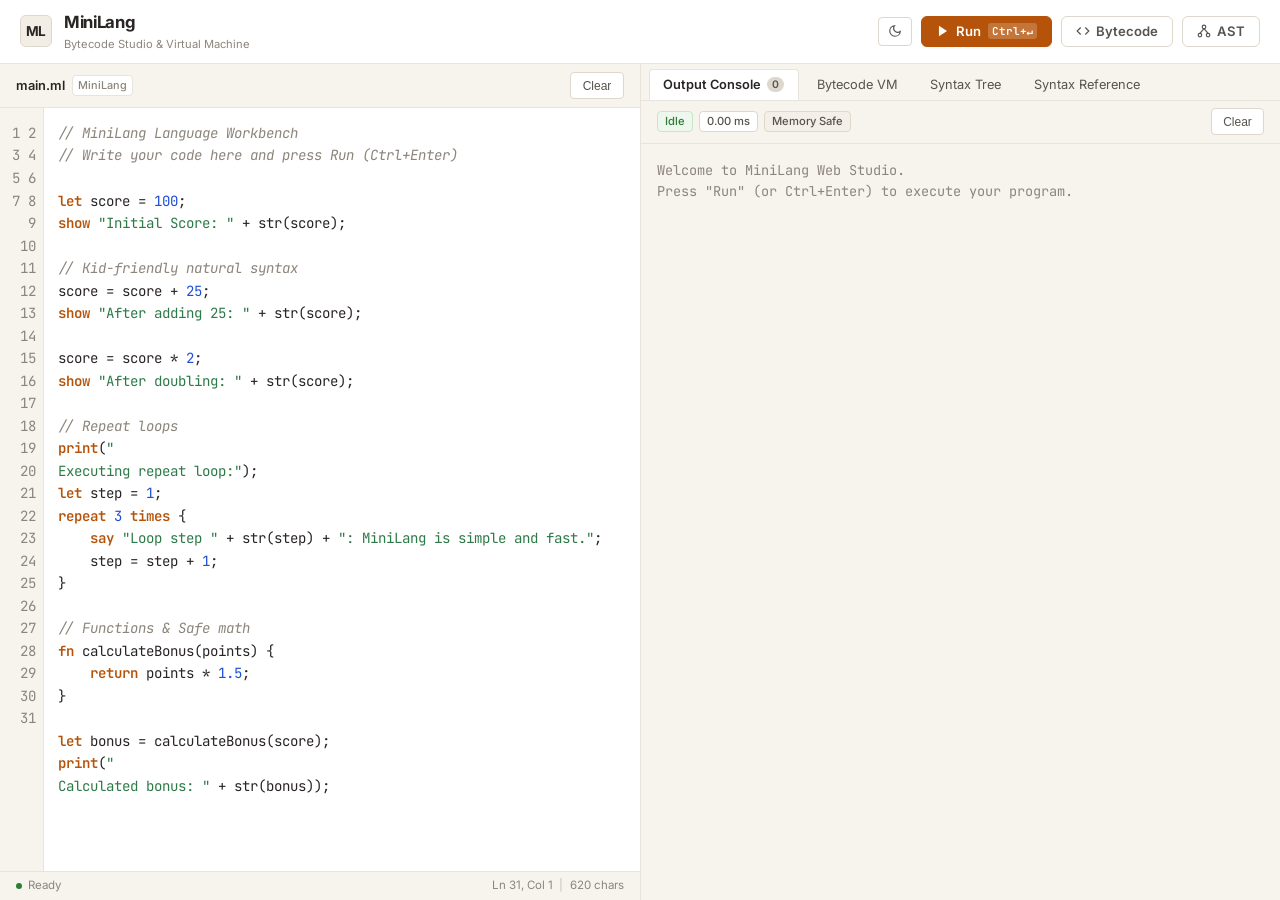
<file: web/index.html>
<!DOCTYPE html>
<html lang="en">
<head>
    <meta charset="UTF-8">
    <meta name="viewport" content="width=device-width, initial-scale=1.0">
    <title>MiniLang Studio | Language Workbench &amp; Virtual Machine</title>
    <meta name="description" content="Professional lightweight programming language workbench. Features bytecode compiler, stack virtual machine, object-oriented runtime, and interactive editor.">
    <!-- Google Fonts -->
    <link rel="preconnect" href="https://fonts.googleapis.com">
    <link rel="preconnect" href="https://fonts.gstatic.com" crossorigin>
    <link href="https://fonts.googleapis.com/css2?family=Inter:wght@400;500;600;700&family=JetBrains+Mono:wght@400;500;600&display=swap" rel="stylesheet">
    <link rel="stylesheet" href="style.css">
</head>
<body>
    <div class="app-container">
        <!-- Header -->
        <header class="navbar">
            <div class="nav-brand">
                <div class="brand-icon">
                    <span>ML</span>
                </div>
                <div class="brand-info">
                    <span class="brand-title">MiniLang</span>
                    <span class="brand-subtitle">Bytecode Studio &amp; Virtual Machine</span>
                </div>
            </div>

            <div class="nav-actions">
                <button id="theme-toggle-btn" class="icon-btn theme-toggle" title="Toggle theme" aria-label="Toggle theme">
                    <svg id="theme-icon-moon" class="btn-icon" viewBox="0 0 24 24" fill="none" stroke="currentColor" stroke-width="2">
                        <path d="M21 12.79A9 9 0 1 1 11.21 3 7 7 0 0 0 21 12.79z"></path>
                    </svg>
                    <svg id="theme-icon-sun" class="btn-icon" style="display:none;" viewBox="0 0 24 24" fill="none" stroke="currentColor" stroke-width="2">
                        <circle cx="12" cy="12" r="5"></circle>
                        <line x1="12" y1="1" x2="12" y2="3"></line>
                        <line x1="12" y1="21" x2="12" y2="23"></line>
                        <line x1="4.22" y1="4.22" x2="5.64" y2="5.64"></line>
                        <line x1="18.36" y1="18.36" x2="19.78" y2="19.78"></line>
                        <line x1="1" y1="12" x2="3" y2="12"></line>
                        <line x1="21" y1="12" x2="23" y2="12"></line>
                        <line x1="4.22" y1="19.78" x2="5.64" y2="18.36"></line>
                        <line x1="18.36" y1="5.64" x2="19.78" y2="4.22"></line>
                    </svg>
                </button>

                <button id="run-btn" class="btn btn-primary" title="Execute script (Ctrl+Enter)">
                    <svg class="btn-icon" viewBox="0 0 24 24" fill="currentColor">
                        <polygon points="5 3 19 12 5 21 5 3"></polygon>
                    </svg>
                    <span>Run</span>
                    <kbd class="shortcut-kbd">Ctrl+↵</kbd>
                </button>

                <button id="bytecode-btn" class="btn btn-secondary" title="Compile and view disassembled bytecode">
                    <svg class="btn-icon" viewBox="0 0 24 24" fill="none" stroke="currentColor" stroke-width="2">
                        <polyline points="16 18 22 12 16 6"></polyline>
                        <polyline points="8 6 2 12 8 18"></polyline>
                    </svg>
                    <span>Bytecode</span>
                </button>

                <button id="ast-btn" class="btn btn-secondary" title="View Abstract Syntax Tree">
                    <svg class="btn-icon" viewBox="0 0 24 24" fill="none" stroke="currentColor" stroke-width="2">
                        <circle cx="12" cy="5" r="3"></circle>
                        <circle cx="5" cy="19" r="3"></circle>
                        <circle cx="19" cy="19" r="3"></circle>
                        <line x1="12" y1="8" x2="5" y2="16"></line>
                        <line x1="12" y1="8" x2="19" y2="16"></line>
                    </svg>
                    <span>AST</span>
                </button>
            </div>
        </header>

        <!-- Main Workspace -->
        <main class="workspace">
            <!-- Left: Code Editor Pane with Syntax Highlighting Overlay -->
            <section class="editor-pane" aria-label="Code Editor">
                <div class="panel-header">
                    <div class="panel-title">
                        <span class="file-label">main.ml</span>
                        <span class="badge-lang">MiniLang</span>
                    </div>
                    <div class="panel-tools">
                        <button id="format-btn" class="icon-btn" title="Clear Code">
                            <span>Clear</span>
                        </button>
                    </div>
                </div>

                <div class="editor-wrapper">
                    <div class="line-numbers" id="line-numbers" aria-hidden="true">1</div>
                    <div class="code-container">
                        <pre id="highlight-layer" aria-hidden="true"><code id="highlight-code"></code></pre>
                        <textarea id="code-editor" spellcheck="false" autocomplete="off" autocapitalize="off" placeholder="Write MiniLang code here..."></textarea>
                    </div>
                </div>

                <div class="editor-footer">
                    <div class="status-indicator">
                        <span class="status-dot"></span>
                        <span id="editor-status">Ready</span>
                    </div>
                    <div class="cursor-info">
                        <span id="cursor-pos">Ln 1, Col 1</span>
                        <span class="separator">|</span>
                        <span id="char-count">0 chars</span>
                    </div>
                </div>
            </section>

            <!-- Right: Output & Inspection Pane -->
            <section class="output-pane" aria-label="Console and Inspection">
                <div class="tab-bar">
                    <button class="tab-btn active" data-tab="console-view">
                        <span>Output Console</span>
                        <span id="output-badge" class="tab-badge">0</span>
                    </button>
                    <button class="tab-btn" data-tab="bytecode-view">
                        <span>Bytecode VM</span>
                    </button>
                    <button class="tab-btn" data-tab="ast-view">
                        <span>Syntax Tree</span>
                    </button>
                    <button class="tab-btn" data-tab="cheat-view">
                        <span>Syntax Reference</span>
                    </button>
                </div>

                <div class="tab-content">
                    <!-- Tab 1: Console View -->
                    <div id="console-view" class="tab-panel active">
                        <div class="console-toolbar">
                            <div class="metrics">
                                <span id="metric-status" class="metric-pill success">Idle</span>
                                <span id="metric-time" class="metric-pill">0.00 ms</span>
                                <span class="metric-pill info">Memory Safe</span>
                            </div>
                            <button id="clear-console-btn" class="icon-btn" title="Clear Console">
                                <span>Clear</span>
                            </button>
                        </div>
                        <pre id="console-output" class="terminal-view"><span class="terminal-intro">Welcome to MiniLang Web Studio.
Press "Run" (or Ctrl+Enter) to execute your program.</span></pre>
                    </div>

                    <!-- Tab 2: Bytecode Disassembly -->
                    <div id="bytecode-view" class="tab-panel">
                        <div class="console-toolbar">
                            <span class="panel-subtitle">Virtual Machine Instruction Disassembly</span>
                            <button id="copy-bytecode-btn" class="icon-btn" title="Copy Bytecode">Copy</button>
                        </div>
                        <pre id="bytecode-output" class="terminal-view code-font">// Click "Bytecode" or "Run" to view VM instructions.</pre>
                    </div>

                    <!-- Tab 3: AST View -->
                    <div id="ast-view" class="tab-panel">
                        <div class="console-toolbar">
                            <span class="panel-subtitle">Hierarchical Abstract Syntax Tree</span>
                            <button id="copy-ast-btn" class="icon-btn" title="Copy AST">Copy</button>
                        </div>
                        <pre id="ast-output" class="terminal-view code-font">// Click "AST" to inspect parsed AST statements.</pre>
                    </div>

                    <!-- Tab 4: Searchable Syntax Documentation (Basics to Advanced) -->
                    <div id="cheat-view" class="tab-panel">
                        <div class="reference-content">
                            <div class="docs-header">
                                <div class="search-box">
                                    <svg class="search-icon" viewBox="0 0 24 24" fill="none" stroke="currentColor" stroke-width="2">
                                        <circle cx="11" cy="11" r="8"></circle>
                                        <line x1="21" y1="21" x2="16.65" y2="16.65"></line>
                                    </svg>
                                    <input type="text" id="syntax-search-input" placeholder="Search syntax (e.g. variable, loop, class, if, array, math, file, try)..." aria-label="Search syntax">
                                    <span id="search-count" class="search-count-badge">20 topics</span>
                                </div>
                            </div>

                            <div class="reference-grid" id="syntax-cards-container">
                                <!-- 1. Hello World & Console Output -->
                                <div class="ref-card" data-keywords="hello world print say show output console text basics">
                                    <div class="ref-card-header">
                                        <h4>Hello World &amp; Console Output</h4>
                                        <span class="topic-tag">Basics</span>
                                    </div>
                                    <p class="ref-desc">Print values to standard output. <code>say</code> and <code>show</code> are kid-friendly aliases for <code>print</code>.</p>
                                    <code>say &quot;Hello, World!&quot;;&#10;show 42;&#10;print(&quot;MiniLang is live!&quot;);</code>
                                    <button class="insert-snippet-btn" data-snippet="say &quot;Hello, World!&quot;;&#10;show 42;&#10;print(&quot;MiniLang is live!&quot;);">Insert into Compiler</button>
                                </div>

                                <!-- 2. Variables & Dynamic Assignment -->
                                <div class="ref-card" data-keywords="variable let assign define name value mutability basics">
                                    <div class="ref-card-header">
                                        <h4>Variables &amp; Assignment</h4>
                                        <span class="topic-tag">Basics</span>
                                    </div>
                                    <p class="ref-desc">Declare with <code>let</code> or assign dynamically without keywords. Variables support dynamic typing.</p>
                                    <code>let score = 100;&#10;score = score + 25;&#10;name = &quot;Alex&quot;;&#10;say name;&#10;show score;</code>
                                    <button class="insert-snippet-btn" data-snippet="let score = 100;&#10;score = score + 25;&#10;name = &quot;Alex&quot;;&#10;say name;&#10;show score;">Insert into Compiler</button>
                                </div>

                                <!-- 3. Data Types & Type Inspection -->
                                <div class="ref-card" data-keywords="type typeof integer float boolean string array dictionary null basics">
                                    <div class="ref-card-header">
                                        <h4>Data Types &amp; Type Inspection</h4>
                                        <span class="topic-tag">Basics</span>
                                    </div>
                                    <p class="ref-desc">Inspect runtime types using <code>type(val)</code>: integer, float, string, boolean, array, map, null.</p>
                                    <code>print(type(42));&#10;print(type(3.14));&#10;print(type(&quot;text&quot;));&#10;print(type([1, 2]));&#10;print(type({ &quot;a&quot;: 1 }));</code>
                                    <button class="insert-snippet-btn" data-snippet="print(type(42));&#10;print(type(3.14));&#10;print(type(&quot;text&quot;));&#10;print(type([1, 2]));&#10;print(type({ &quot;a&quot;: 1 }));">Insert into Compiler</button>
                                </div>

                                <!-- 4. Basic Arithmetic Operations -->
                                <div class="ref-card" data-keywords="arithmetic add subtract multiply divide modulo math operators basics">
                                    <div class="ref-card-header">
                                        <h4>Arithmetic Operators</h4>
                                        <span class="topic-tag">Basics</span>
                                    </div>
                                    <p class="ref-desc">Standard mathematical operations: <code>+</code>, <code>-</code>, <code>*</code>, <code>/</code>, <code>%</code> with standard precedence.</p>
                                    <code>let a = 20 + 5;&#10;let b = 100 / 4;&#10;let c = 17 % 5;&#10;print(&quot;20 + 5 = &quot; + str(a));&#10;print(&quot;17 % 5 = &quot; + str(c));</code>
                                    <button class="insert-snippet-btn" data-snippet="let a = 20 + 5;&#10;let b = 100 / 4;&#10;let c = 17 % 5;&#10;print(&quot;20 + 5 = &quot; + str(a));&#10;print(&quot;17 % 5 = &quot; + str(c));">Insert into Compiler</button>
                                </div>

                                <!-- 5. Strings & String Multiplication -->
                                <div class="ref-card" data-keywords="string text concatenation multiply repeat quotes str basics">
                                    <div class="ref-card-header">
                                        <h4>Strings &amp; String Multiplication</h4>
                                        <span class="topic-tag">Basics</span>
                                    </div>
                                    <p class="ref-desc">Concatenate strings with <code>+</code> and repeat strings with multiplication <code>*</code>.</p>
                                    <code>let greeting = &quot;Hello &quot; + &quot;World!&quot;;&#10;let cheer = (&quot;Hip &quot; * 2) + &quot;Hurray!&quot;;&#10;print(greeting);&#10;print(cheer);</code>
                                    <button class="insert-snippet-btn" data-snippet="let greeting = &quot;Hello &quot; + &quot;World!&quot;;&#10;let cheer = (&quot;Hip &quot; * 2) + &quot;Hurray!&quot;;&#10;print(greeting);&#10;print(cheer);">Insert into Compiler</button>
                                </div>

                                <!-- 6. Conditionals & English Logic -->
                                <div class="ref-card" data-keywords="if else condition logic and or not is boolean compare control">
                                    <div class="ref-card-header">
                                        <h4>Conditionals &amp; English Logic</h4>
                                        <span class="topic-tag">Control</span>
                                    </div>
                                    <p class="ref-desc">Branches with <code>if</code> and <code>else</code>. Parentheses optional. Uses <code>and</code>, <code>or</code>, <code>not</code>, <code>is</code>.</p>
                                    <code>let score = 85;&#10;if score &gt;= 80 and not (score is 100) {&#10;    say &quot;Great score!&quot;;&#10;} else {&#10;    say &quot;Keep going!&quot;;&#10;}</code>
                                    <button class="insert-snippet-btn" data-snippet="let score = 85;&#10;if score &gt;= 80 and not (score is 100) {&#10;    say &quot;Great score!&quot;;&#10;} else {&#10;    say &quot;Keep going!&quot;;&#10;}">Insert into Compiler</button>
                                </div>

                                <!-- 7. Kid-Friendly Repeat Loops -->
                                <div class="ref-card" data-keywords="repeat times loop kid friendly simple iteration say show control">
                                    <div class="ref-card-header">
                                        <h4>Kid-Friendly Repeat Loops</h4>
                                        <span class="topic-tag">Control</span>
                                    </div>
                                    <p class="ref-desc">Execute code blocks $N$ times directly without complex counter variables or loop boilerplate.</p>
                                    <code>let step = 1;&#10;repeat 3 times {&#10;    say &quot;Loop iteration #&quot; + str(step);&#10;    step = step + 1;&#10;}</code>
                                    <button class="insert-snippet-btn" data-snippet="let step = 1;&#10;repeat 3 times {&#10;    say &quot;Loop iteration #&quot; + str(step);&#10;    step = step + 1;&#10;}">Insert into Compiler</button>
                                </div>

                                <!-- 8. While Loops & Break / Continue -->
                                <div class="ref-card" data-keywords="while loop break continue iteration control">
                                    <div class="ref-card-header">
                                        <h4>While Loops (Break &amp; Continue)</h4>
                                        <span class="topic-tag">Control</span>
                                    </div>
                                    <p class="ref-desc">Loops while condition holds true. Supports <code>break</code> to exit early and <code>continue</code> to jump.</p>
                                    <code>let i = 0;&#10;while i &lt; 8 {&#10;    i = i + 1;&#10;    if i == 3 continue;&#10;    if i == 6 break;&#10;    print(&quot;i = &quot; + str(i));&#10;}</code>
                                    <button class="insert-snippet-btn" data-snippet="let i = 0;&#10;while i &lt; 8 {&#10;    i = i + 1;&#10;    if i == 3 continue;&#10;    if i == 6 break;&#10;    print(&quot;i = &quot; + str(i));&#10;}">Insert into Compiler</button>
                                </div>

                                <!-- 9. For-In Loops -->
                                <div class="ref-card" data-keywords="for in loop iterate array range collection foreach control">
                                    <div class="ref-card-header">
                                        <h4>For-In Loops</h4>
                                        <span class="topic-tag">Control</span>
                                    </div>
                                    <p class="ref-desc">Iterate sequentially over array items, range sequences, or characters in a string.</p>
                                    <code>for fruit in [&quot;Apple&quot;, &quot;Berry&quot;, &quot;Cherry&quot;] {&#10;    say fruit;&#10;}&#10;for x in range(3) {&#10;    print(&quot;Range step: &quot; + str(x));&#10;}</code>
                                    <button class="insert-snippet-btn" data-snippet="for fruit in [&quot;Apple&quot;, &quot;Berry&quot;, &quot;Cherry&quot;] {&#10;    say fruit;&#10;}&#10;for x in range(3) {&#10;    print(&quot;Range step: &quot; + str(x));&#10;}">Insert into Compiler</button>
                                </div>

                                <!-- 10. Functions & Return Values -->
                                <div class="ref-card" data-keywords="function fn def return call parameter argument subroutine functions">
                                    <div class="ref-card-header">
                                        <h4>Functions &amp; Parameters</h4>
                                        <span class="topic-tag">Functions</span>
                                    </div>
                                    <p class="ref-desc">Define reusable subroutines using <code>fn</code> or <code>def</code> with parameters and <code>return</code> values.</p>
                                    <code>fn addNumbers(a, b) {&#10;    return a + b;&#10;}&#10;let total = addNumbers(15, 25);&#10;print(&quot;Total: &quot; + str(total));</code>
                                    <button class="insert-snippet-btn" data-snippet="fn addNumbers(a, b) {&#10;    return a + b;&#10;}&#10;let total = addNumbers(15, 25);&#10;print(&quot;Total: &quot; + str(total));">Insert into Compiler</button>
                                </div>

                                <!-- 11. Recursion -->
                                <div class="ref-card" data-keywords="recursion recursive factorial stack overflow safety functions">
                                    <div class="ref-card-header">
                                        <h4>Recursive Functions</h4>
                                        <span class="topic-tag">Functions</span>
                                    </div>
                                    <p class="ref-desc">Functions calling themselves, protected by a VM recursion call-stack limit (1000 frames).</p>
                                    <code>fn factorial(n) {&#10;    if n &lt;= 1 return 1;&#10;    return n * factorial(n - 1);&#10;}&#10;print(&quot;factorial(5) = &quot; + str(factorial(5)));</code>
                                    <button class="insert-snippet-btn" data-snippet="fn factorial(n) {&#10;    if n &lt;= 1 return 1;&#10;    return n * factorial(n - 1);&#10;}&#10;print(&quot;factorial(5) = &quot; + str(factorial(5)));">Insert into Compiler</button>
                                </div>

                                <!-- 12. Dynamic Arrays -->
                                <div class="ref-card" data-keywords="array list element index push pop len collection data">
                                    <div class="ref-card-header">
                                        <h4>Arrays &amp; Lists</h4>
                                        <span class="topic-tag">Data</span>
                                    </div>
                                    <p class="ref-desc">Dynamic collections indexed with <code>arr[i]</code>. Built-ins include <code>push</code>, <code>pop</code>, and <code>len</code>.</p>
                                    <code>let items = [10, 20, 30];&#10;push(items, 40);&#10;let last = pop(items);&#10;print(&quot;Length: &quot; + str(len(items)));&#10;print(&quot;First:  &quot; + str(items[0]));&#10;print(&quot;All:    &quot; + str(items));</code>
                                    <button class="insert-snippet-btn" data-snippet="let items = [10, 20, 30];&#10;push(items, 40);&#10;let last = pop(items);&#10;print(&quot;Length: &quot; + str(len(items)));&#10;print(&quot;First:  &quot; + str(items[0]));&#10;print(&quot;All:    &quot; + str(items));">Insert into Compiler</button>
                                </div>

                                <!-- 13. Dictionaries / HashMaps -->
                                <div class="ref-card" data-keywords="dictionary map hashmap key value object has keys values data">
                                    <div class="ref-card-header">
                                        <h4>Dictionaries (HashMaps)</h4>
                                        <span class="topic-tag">Data</span>
                                    </div>
                                    <p class="ref-desc">Key-value mappings with <code>{ "key": val }</code>. Inspect with <code>has</code>, <code>keys</code>, <code>values</code>, and <code>len</code>.</p>
                                    <code>let user = { &quot;name&quot;: &quot;Ada&quot;, &quot;score&quot;: 95 };&#10;user[&quot;role&quot;] = &quot;Engineer&quot;;&#10;print(&quot;Name: &quot; + user[&quot;name&quot;]);&#10;print(&quot;Keys: &quot; + str(keys(user)));&#10;print(&quot;Has role? &quot; + str(has(user, &quot;role&quot;)));</code>
                                    <button class="insert-snippet-btn" data-snippet="let user = { &quot;name&quot;: &quot;Ada&quot;, &quot;score&quot;: 95 };&#10;user[&quot;role&quot;] = &quot;Engineer&quot;;&#10;print(&quot;Name: &quot; + user[&quot;name&quot;]);&#10;print(&quot;Keys: &quot; + str(keys(user)));&#10;print(&quot;Has role? &quot; + str(has(user, &quot;role&quot;)));">Insert into Compiler</button>
                                </div>

                                <!-- 14. Classes & Constructors -->
                                <div class="ref-card" data-keywords="class oop object constructor init instance property field oop">
                                    <div class="ref-card-header">
                                        <h4>Classes &amp; Constructors</h4>
                                        <span class="topic-tag">OOP</span>
                                    </div>
                                    <p class="ref-desc">Define custom object types with <code>class</code> and the <code>init(...)</code> constructor method.</p>
                                    <code>class Player {&#10;    init(name, level) {&#10;        this.name = name;&#10;        this.level = level;&#10;    }&#10;}&#10;let p = Player(&quot;Nova&quot;, 10);&#10;print(p.name + &quot; level: &quot; + str(p.level));</code>
                                    <button class="insert-snippet-btn" data-snippet="class Player {&#10;    init(name, level) {&#10;        this.name = name;&#10;        this.level = level;&#10;    }&#10;}&#10;let p = Player(&quot;Nova&quot;, 10);&#10;print(p.name + &quot; level: &quot; + str(p.level));">Insert into Compiler</button>
                                </div>

                                <!-- 15. Class Methods & this / self -->
                                <div class="ref-card" data-keywords="method member function this self oop class bind receiver oop">
                                    <div class="ref-card-header">
                                        <h4>Class Methods (this / self)</h4>
                                        <span class="topic-tag">OOP</span>
                                    </div>
                                    <p class="ref-desc">Methods bound to instances. Both <code>this</code> and <code>self</code> work seamlessly as receiver references.</p>
                                    <code>class Vector2D {&#10;    init(x, y) {&#10;        this.x = x;&#10;        this.y = y;&#10;    }&#10;    magnitude() {&#10;        return sqrt(this.x * this.x + this.y * this.y);&#10;    }&#10;}&#10;let v = Vector2D(3.0, 4.0);&#10;print(&quot;Magnitude: &quot; + str(v.magnitude()));</code>
                                    <button class="insert-snippet-btn" data-snippet="class Vector2D {&#10;    init(x, y) {&#10;        this.x = x;&#10;        this.y = y;&#10;    }&#10;    magnitude() {&#10;        return sqrt(this.x * this.x + this.y * this.y);&#10;    }&#10;}&#10;let v = Vector2D(3.0, 4.0);&#10;print(&quot;Magnitude: &quot; + str(v.magnitude()));">Insert into Compiler</button>
                                </div>

                                <!-- 16. Try / Catch Exception Handling -->
                                <div class="ref-card" data-keywords="try catch exception error handle safe panic recover safety">
                                    <div class="ref-card-header">
                                        <h4>Exception Handling (Try / Catch)</h4>
                                        <span class="topic-tag">Safety</span>
                                    </div>
                                    <p class="ref-desc">Catch runtime errors (divide by zero, bad indices, missing files) and recover without crashing.</p>
                                    <code>try {&#10;    let res = 100 / 0;&#10;} catch (err) {&#10;    print(&quot;Caught error: &quot; + err);&#10;}&#10;print(&quot;System remains stable.&quot;);</code>
                                    <button class="insert-snippet-btn" data-snippet="try {&#10;    let res = 100 / 0;&#10;} catch (err) {&#10;    print(&quot;Caught error: &quot; + err);&#10;}&#10;print(&quot;System remains stable.&quot;);">Insert into Compiler</button>
                                </div>

                                <!-- 17. Multi-line Raw Strings -->
                                <div class="ref-card" data-keywords="string text multiline quotes raw str banner template strings">
                                    <div class="ref-card-header">
                                        <h4>Multi-line Raw Strings</h4>
                                        <span class="topic-tag">Strings</span>
                                    </div>
                                    <p class="ref-desc">Triple-quoted strings <code>&quot;&quot;&quot; ... &quot;&quot;&quot;</code> preserve line breaks, indentation, and quotes verbatim.</p>
                                    <code>let banner = &quot;&quot;&quot;&#10;+-----------------------------+&#10;| MiniLang Language Workbench |&#10;+-----------------------------+&#10;&quot;&quot;&quot;;&#10;print(banner);</code>
                                    <button class="insert-snippet-btn" data-snippet="let banner = &quot;&quot;&quot;&#10;+-----------------------------+&#10;| MiniLang Language Workbench |&#10;+-----------------------------+&#10;&quot;&quot;&quot;;&#10;print(banner);">Insert into Compiler</button>
                                </div>

                                <!-- 18. File I/O Built-ins -->
                                <div class="ref-card" data-keywords="file io read write append exists delete disk filesystem storage system">
                                    <div class="ref-card-header">
                                        <h4>File I/O Built-ins</h4>
                                        <span class="topic-tag">System</span>
                                    </div>
                                    <p class="ref-desc">Disk file management: <code>writeFile</code>, <code>readFile</code>, <code>appendFile</code>, <code>fileExists</code>, <code>deleteFile</code>.</p>
                                    <code>writeFile(&quot;demo.txt&quot;, &quot;Hello from MiniLang!\n&quot;);&#10;appendFile(&quot;demo.txt&quot;, &quot;Appended log line.\n&quot;);&#10;print(readFile(&quot;demo.txt&quot;));&#10;deleteFile(&quot;demo.txt&quot;);</code>
                                    <button class="insert-snippet-btn" data-snippet="writeFile(&quot;demo.txt&quot;, &quot;Hello from MiniLang!\n&quot;);&#10;appendFile(&quot;demo.txt&quot;, &quot;Appended log line.\n&quot;);&#10;print(readFile(&quot;demo.txt&quot;));&#10;deleteFile(&quot;demo.txt&quot;);">Insert into Compiler</button>
                                </div>

                                <!-- 19. Fast Algorithms & Statistics -->
                                <div class="ref-card" data-keywords="algo sort binarysearch mean median sum reverse range statistics algorithms">
                                    <div class="ref-card-header">
                                        <h4>Algorithms &amp; Statistics</h4>
                                        <span class="topic-tag">Algorithms</span>
                                    </div>
                                    <p class="ref-desc">Fast standard routines: <code>sort</code>, <code>mean</code>, <code>median</code>, <code>sum</code>, <code>reverse</code>, <code>range</code>, <code>binarySearch</code>.</p>
                                    <code>let nums = [42, 17, 88, 3, 99, 12];&#10;print(&quot;Original: &quot; + str(nums));&#10;print(&quot;Sorted:   &quot; + str(sort(nums)));&#10;print(&quot;Mean:     &quot; + str(mean(nums)));&#10;print(&quot;Median:   &quot; + str(median(nums)));</code>
                                    <button class="insert-snippet-btn" data-snippet="let nums = [42, 17, 88, 3, 99, 12];&#10;print(&quot;Original: &quot; + str(nums));&#10;print(&quot;Sorted:   &quot; + str(sort(nums)));&#10;print(&quot;Mean:     &quot; + str(mean(nums)));&#10;print(&quot;Median:   &quot; + str(median(nums)));">Insert into Compiler</button>
                                </div>

                                <!-- 20. Mathematical Built-ins -->
                                <div class="ref-card" data-keywords="math number float integer sqrt pow abs round floor ceil sin cos random math">
                                    <div class="ref-card-header">
                                        <h4>Mathematical Built-ins</h4>
                                        <span class="topic-tag">Math</span>
                                    </div>
                                    <p class="ref-desc">Built-in numeric functions: <code>sqrt</code>, <code>pow</code>, <code>abs</code>, <code>round</code>, <code>floor</code>, <code>ceil</code>, <code>sin</code>, <code>cos</code>, <code>random</code>.</p>
                                    <code>print(&quot;Square root 256: &quot; + str(sqrt(256)));&#10;print(&quot;2 to power 10:   &quot; + str(pow(2, 10)));&#10;print(&quot;Round 4.75:      &quot; + str(round(4.75)));&#10;print(&quot;Random in [0,1): &quot; + str(random()));</code>
                                    <button class="insert-snippet-btn" data-snippet="print(&quot;Square root 256: &quot; + str(sqrt(256)));&#10;print(&quot;2 to power 10:   &quot; + str(pow(2, 10)));&#10;print(&quot;Round 4.75:      &quot; + str(round(4.75)));&#10;print(&quot;Random in [0,1): &quot; + str(random()));">Insert into Compiler</button>
                                </div>
                            </div>
                        </div>
                    </div>
                </div>
            </section>
        </main>
    </div>

    <script src="app.js"></script>
</body>
</html>
</file>
<file: web/style.css>
/* ==========================================================================
   MiniLang Web Studio - Professional Light Warm & Calming Dark Themes
   Solid flat colors, clean typography, zero gradients, zero distracting glows
   ========================================================================== */

:root {
    /* Soft Tone Light Warm Palette (Default) */
    --bg-base: #fbf9f6;
    --bg-surface: #ffffff;
    --bg-subtle: #f7f4ee;
    --bg-elevated: #f2eee6;
    --bg-card: #ffffff;

    --border-subtle: #e8e4dc;
    --border-medium: #ddd7cd;
    --border-strong: #c8c0b2;

    --text-primary: #292524;
    --text-secondary: #57534e;
    --text-muted: #8c857b;

    /* Solid Warm Terracotta / Bronze Accent */
    --accent-primary: #b45309;
    --accent-hover: #92400e;
    --accent-subtle: #fef3c7;
    --accent-text: #78350f;

    /* Clean Status Colors */
    --color-success-bg: #edf7ed;
    --color-success-text: #2e7d32;
    --color-success-border: #c8e6c9;

    --color-error-bg: #fef2f2;
    --color-error-text: #b91c1c;
    --color-error-border: #fecaca;

    --color-info-bg: #f4f0e8;
    --color-info-text: #57534e;
    --color-info-border: #e0d8cb;

    /* Syntax Highlighting Tokens (Light) */
    --syn-keyword: #b45309;     /* Warm amber/sienna */
    --syn-operator: #4338ca;    /* Refined indigo */
    --syn-string: #2d7a48;      /* Warm forest green */
    --syn-number: #1d4ed8;      /* Clear cobalt blue */
    --syn-comment: #8c857b;     /* Muted slate */
    --syn-builtin: #475569;     /* Slate */

    /* Typography */
    --font-ui: 'Inter', -apple-system, BlinkMacSystemFont, 'Segoe UI', Roboto, sans-serif;
    --font-code: 'JetBrains Mono', 'Fira Code', Menlo, Consolas, monospace;

    --radius-sm: 4px;
    --radius-md: 6px;
    --radius-lg: 8px;

    --shadow-subtle: 0 1px 2px rgba(0, 0, 0, 0.04);
    --shadow-card: 0 1px 3px rgba(0, 0, 0, 0.05);

    --transition-fast: 0.15s ease;
}

/* Calming Dark Theme (No Noise, No Gradients, No Distractions) */
body.dark-theme {
    --bg-base: #141416;
    --bg-surface: #1c1c20;
    --bg-subtle: #232328;
    --bg-elevated: #2a2a30;
    --bg-card: #1c1c20;

    --border-subtle: #2d2d34;
    --border-medium: #383842;
    --border-strong: #4a4a56;

    --text-primary: #ececee;
    --text-secondary: #a3a3ad;
    --text-muted: #6e6e76;

    --accent-primary: #d97706;
    --accent-hover: #b45309;
    --accent-subtle: #2e2112;
    --accent-text: #fef3c7;

    --color-success-bg: #14281a;
    --color-success-text: #4ade80;
    --color-success-border: #1d4328;

    --color-error-bg: #2d1618;
    --color-error-text: #f87171;
    --color-error-border: #4a2024;

    --color-info-bg: #202026;
    --color-info-text: #a1a1aa;
    --color-info-border: #35353e;

    /* Syntax Highlighting Tokens (Calming Dark) */
    --syn-keyword: #e28743;     /* Soft warm amber */
    --syn-operator: #93c5fd;    /* Soft sky blue */
    --syn-string: #86efac;      /* Soft sage green */
    --syn-number: #67e8f9;      /* Soft cyan */
    --syn-comment: #71717a;     /* Muted zinc grey */
    --syn-builtin: #cbd5e1;     /* Soft cool silver */

    --shadow-subtle: 0 1px 2px rgba(0, 0, 0, 0.2);
    --shadow-card: 0 1px 3px rgba(0, 0, 0, 0.25);
}

* {
    box-sizing: border-box;
    margin: 0;
    padding: 0;
}

body {
    background-color: var(--bg-base);
    color: var(--text-primary);
    font-family: var(--font-ui);
    min-height: 100vh;
    display: flex;
    flex-direction: column;
    overflow-x: hidden;
    line-height: 1.5;
    -webkit-font-smoothing: antialiased;
    transition: background-color var(--transition-fast), color var(--transition-fast);
}

.visually-hidden {
    position: absolute;
    width: 1px;
    height: 1px;
    padding: 0;
    margin: -1px;
    overflow: hidden;
    clip: rect(0, 0, 0, 0);
    border: 0;
}

/* App Container */
.app-container {
    display: flex;
    flex-direction: column;
    height: 100vh;
    background-color: var(--bg-base);
}

/* Navbar */
.navbar {
    display: flex;
    justify-content: space-between;
    align-items: center;
    padding: 0.65rem 1.25rem;
    background-color: var(--bg-surface);
    border-bottom: 1px solid var(--border-subtle);
    z-index: 100;
}

.nav-brand {
    display: flex;
    align-items: center;
    gap: 0.75rem;
}

.brand-icon {
    width: 32px;
    height: 32px;
    background-color: var(--bg-elevated);
    border: 1px solid var(--border-medium);
    border-radius: var(--radius-md);
    display: flex;
    align-items: center;
    justify-content: center;
}

.brand-icon span {
    font-size: 0.85rem;
    font-weight: 700;
    color: var(--text-primary);
    letter-spacing: -0.03em;
}

.brand-info {
    display: flex;
    flex-direction: column;
}

.brand-title {
    font-weight: 700;
    font-size: 1.05rem;
    letter-spacing: -0.02em;
    color: var(--text-primary);
}

.brand-subtitle {
    font-size: 0.7rem;
    color: var(--text-muted);
}

.nav-actions {
    display: flex;
    align-items: center;
    gap: 0.6rem;
}

/* Buttons */
.btn {
    display: inline-flex;
    align-items: center;
    gap: 0.4rem;
    padding: 0.42rem 0.85rem;
    border-radius: var(--radius-md);
    font-size: 0.82rem;
    font-weight: 600;
    font-family: var(--font-ui);
    cursor: pointer;
    border: 1px solid transparent;
    transition: var(--transition-fast);
    outline: none;
}

.btn-icon {
    width: 14px;
    height: 14px;
}

.btn-primary {
    background-color: var(--accent-primary);
    color: #ffffff;
    border-color: var(--accent-primary);
    box-shadow: var(--shadow-subtle);
}

.btn-primary:hover {
    background-color: var(--accent-hover);
    border-color: var(--accent-hover);
}

.btn-primary:active {
    transform: translateY(1px);
}

.shortcut-kbd {
    background: rgba(255, 255, 255, 0.2);
    border-radius: 3px;
    padding: 1px 4px;
    font-size: 0.68rem;
    font-family: var(--font-code);
    color: #ffffff;
}

.btn-secondary {
    background-color: var(--bg-surface);
    color: var(--text-secondary);
    border-color: var(--border-medium);
}

.btn-secondary:hover {
    background-color: var(--bg-subtle);
    color: var(--text-primary);
    border-color: var(--border-strong);
}

.icon-btn {
    display: inline-flex;
    align-items: center;
    gap: 0.4rem;
    background-color: var(--bg-surface);
    border: 1px solid var(--border-medium);
    color: var(--text-secondary);
    padding: 0.35rem 0.7rem;
    border-radius: var(--radius-sm);
    font-size: 0.75rem;
    cursor: pointer;
    transition: var(--transition-fast);
}

.icon-btn:hover {
    background-color: var(--bg-subtle);
    color: var(--text-primary);
    border-color: var(--border-strong);
}

.theme-toggle {
    padding: 0.42rem 0.55rem;
    display: inline-flex;
    align-items: center;
    justify-content: center;
}

/* Workspace Layout */
.workspace {
    display: grid;
    grid-template-columns: 1fr 1fr;
    flex: 1;
    overflow: hidden;
    gap: 1px;
    background-color: var(--border-subtle);
}

/* Panels */
.editor-pane, .output-pane {
    display: flex;
    flex-direction: column;
    background-color: var(--bg-surface);
    overflow: hidden;
}

.panel-header {
    display: flex;
    justify-content: space-between;
    align-items: center;
    padding: 0.5rem 1rem;
    background-color: var(--bg-subtle);
    border-bottom: 1px solid var(--border-subtle);
}

.panel-title {
    display: flex;
    align-items: center;
    gap: 0.45rem;
    font-size: 0.8rem;
    font-weight: 500;
}

.file-label {
    font-weight: 600;
    color: var(--text-primary);
}

.badge-lang {
    background-color: var(--bg-surface);
    border: 1px solid var(--border-subtle);
    color: var(--text-muted);
    font-size: 0.68rem;
    padding: 1px 5px;
    border-radius: var(--radius-sm);
}

/* Code Editor Wrapper with Highlighting Layer */
.editor-wrapper {
    display: flex;
    flex: 1;
    overflow: hidden;
    position: relative;
    background-color: var(--bg-surface);
}

.line-numbers {
    width: 44px;
    padding: 0.85rem 0.45rem;
    text-align: right;
    font-family: var(--font-code);
    font-size: 0.88rem;
    line-height: 1.6;
    color: var(--text-muted);
    background-color: var(--bg-subtle);
    border-right: 1px solid var(--border-subtle);
    user-select: none;
    overflow: hidden;
}

.code-container {
    position: relative;
    flex: 1;
    overflow: hidden;
    background-color: var(--bg-surface);
}

#highlight-layer {
    position: absolute;
    top: 0;
    left: 0;
    width: 100%;
    height: 100%;
    margin: 0;
    padding: 0.85rem;
    border: none;
    box-sizing: border-box;
    font-family: var(--font-code);
    font-size: 0.88rem;
    line-height: 1.6;
    white-space: pre;
    tab-size: 4;
    overflow: hidden;
    pointer-events: none;
    color: var(--text-primary);
    background-color: transparent;
}

#highlight-code {
    font-family: inherit;
    font-size: inherit;
    line-height: inherit;
}

#code-editor {
    position: absolute;
    top: 0;
    left: 0;
    width: 100%;
    height: 100%;
    margin: 0;
    padding: 0.85rem;
    border: none;
    outline: none;
    resize: none;
    box-sizing: border-box;
    font-family: var(--font-code);
    font-size: 0.88rem;
    line-height: 1.6;
    white-space: pre;
    tab-size: 4;
    overflow: auto;
    color: transparent; /* Transparent so highlight layer underneath displays colors */
    caret-color: var(--text-primary);
    background-color: transparent;
    z-index: 2;
}

#code-editor::selection {
    background-color: rgba(180, 83, 9, 0.2);
}

body.dark-theme #code-editor::selection {
    background-color: rgba(217, 119, 6, 0.3);
}

/* Syntax Highlighting Tokens */
.token-keyword {
    color: var(--syn-keyword);
    font-weight: 600;
}

.token-operator {
    color: var(--syn-operator);
    font-weight: 500;
}

.token-string {
    color: var(--syn-string);
}

.token-number {
    color: var(--syn-number);
}

.token-comment {
    color: var(--syn-comment);
    font-style: italic;
}

.token-builtin {
    color: var(--syn-builtin);
    font-weight: 500;
}

.editor-footer {
    display: flex;
    justify-content: space-between;
    align-items: center;
    padding: 0.35rem 1rem;
    background-color: var(--bg-subtle);
    border-top: 1px solid var(--border-subtle);
    font-size: 0.72rem;
    color: var(--text-muted);
}

.status-indicator {
    display: flex;
    align-items: center;
    gap: 0.35rem;
}

.status-dot {
    width: 6px;
    height: 6px;
    border-radius: 50%;
    background-color: var(--color-success-text);
}

.cursor-info {
    display: flex;
    align-items: center;
    gap: 0.4rem;
}

.separator {
    color: var(--border-strong);
}

/* Tab Bar */
.tab-bar {
    display: flex;
    background-color: var(--bg-subtle);
    border-bottom: 1px solid var(--border-subtle);
    padding: 0.3rem 0.5rem 0 0.5rem;
    gap: 0.2rem;
}

.tab-btn {
    display: flex;
    align-items: center;
    gap: 0.4rem;
    padding: 0.45rem 0.85rem;
    background: transparent;
    border: 1px solid transparent;
    border-bottom: none;
    border-radius: var(--radius-sm) var(--radius-sm) 0 0;
    color: var(--text-secondary);
    font-size: 0.8rem;
    font-family: var(--font-ui);
    cursor: pointer;
    transition: var(--transition-fast);
}

.tab-btn:hover {
    color: var(--text-primary);
    background-color: rgba(0, 0, 0, 0.02);
}

body.dark-theme .tab-btn:hover {
    background-color: rgba(255, 255, 255, 0.03);
}

.tab-btn.active {
    color: var(--text-primary);
    background-color: var(--bg-surface);
    border-color: var(--border-subtle);
    border-bottom: 1px solid var(--bg-surface);
    font-weight: 600;
}

.tab-badge {
    background-color: var(--border-medium);
    color: var(--text-secondary);
    font-size: 0.65rem;
    padding: 1px 5px;
    border-radius: 8px;
}

/* Tab Content Panels */
.tab-content {
    flex: 1;
    overflow: hidden;
    position: relative;
    background-color: var(--bg-surface);
}

.tab-panel {
    display: none;
    flex-direction: column;
    height: 100%;
    overflow: hidden;
}

.tab-panel.active {
    display: flex;
}

.console-toolbar {
    display: flex;
    justify-content: space-between;
    align-items: center;
    padding: 0.45rem 1rem;
    background-color: var(--bg-subtle);
    border-bottom: 1px solid var(--border-subtle);
}

.panel-subtitle {
    font-size: 0.78rem;
    color: var(--text-muted);
}

.metrics {
    display: flex;
    gap: 0.4rem;
}

.metric-pill {
    font-size: 0.7rem;
    font-weight: 500;
    padding: 1px 7px;
    border-radius: var(--radius-sm);
    background-color: var(--bg-surface);
    color: var(--text-secondary);
    border: 1px solid var(--border-medium);
}

.metric-pill.success {
    background-color: var(--color-success-bg);
    color: var(--color-success-text);
    border-color: var(--color-success-border);
}

.metric-pill.error {
    background-color: var(--color-error-bg);
    color: var(--color-error-text);
    border-color: var(--color-error-border);
}

.metric-pill.info {
    background-color: var(--color-info-bg);
    color: var(--color-info-text);
    border-color: var(--color-info-border);
}

/* Terminal & Code Views */
.terminal-view {
    flex: 1;
    padding: 1rem;
    margin: 0;
    font-family: var(--font-code);
    font-size: 0.85rem;
    line-height: 1.6;
    overflow-y: auto;
    color: var(--text-primary);
    background-color: var(--bg-subtle);
    white-space: pre-wrap;
    word-break: break-word;
}

.terminal-intro {
    color: var(--text-muted);
}

.terminal-success {
    color: var(--text-primary);
}

.terminal-error {
    color: var(--color-error-text);
    background-color: var(--color-error-bg);
    padding: 0.65rem;
    border-radius: var(--radius-sm);
    border-left: 3px solid var(--color-error-text);
}

/* Searchable Documentation Content */
.reference-content {
    flex: 1;
    padding: 1rem;
    overflow-y: auto;
    background-color: var(--bg-base);
}

.docs-header {
    margin-bottom: 0.85rem;
}

.search-box {
    display: flex;
    align-items: center;
    position: relative;
    background-color: var(--bg-surface);
    border: 1px solid var(--border-medium);
    border-radius: var(--radius-md);
    padding: 0.35rem 0.75rem;
    box-shadow: var(--shadow-subtle);
    transition: var(--transition-fast);
}

.search-box:focus-within {
    border-color: var(--accent-primary);
}

.search-icon {
    width: 15px;
    height: 15px;
    color: var(--text-muted);
    margin-right: 0.5rem;
    flex-shrink: 0;
}

#syntax-search-input {
    flex: 1;
    border: none;
    outline: none;
    background: transparent;
    font-family: var(--font-ui);
    font-size: 0.82rem;
    color: var(--text-primary);
}

#syntax-search-input::placeholder {
    color: var(--text-muted);
}

.search-count-badge {
    font-size: 0.7rem;
    color: var(--text-muted);
    padding: 1px 6px;
    background-color: var(--bg-subtle);
    border-radius: var(--radius-sm);
    white-space: nowrap;
}

.reference-grid {
    display: grid;
    grid-template-columns: repeat(auto-fill, minmax(260px, 1fr));
    gap: 0.75rem;
}

.ref-card {
    background-color: var(--bg-card);
    border: 1px solid var(--border-subtle);
    border-radius: var(--radius-md);
    padding: 0.85rem;
    display: flex;
    flex-direction: column;
    justify-content: space-between;
    box-shadow: var(--shadow-subtle);
    transition: var(--transition-fast);
}

.ref-card:hover {
    border-color: var(--border-strong);
}

.ref-card-header {
    display: flex;
    justify-content: space-between;
    align-items: center;
    margin-bottom: 0.35rem;
}

.ref-card h4 {
    font-size: 0.85rem;
    font-weight: 600;
    color: var(--text-primary);
}

.topic-tag {
    font-size: 0.65rem;
    font-weight: 500;
    padding: 1px 5px;
    border-radius: 3px;
    background-color: var(--bg-subtle);
    border: 1px solid var(--border-subtle);
    color: var(--text-muted);
}

.ref-desc {
    font-size: 0.75rem;
    color: var(--text-secondary);
    margin-bottom: 0.5rem;
    line-height: 1.4;
}

.ref-card code {
    display: block;
    font-family: var(--font-code);
    font-size: 0.74rem;
    line-height: 1.5;
    background-color: var(--bg-subtle);
    border: 1px solid var(--border-subtle);
    padding: 0.5rem;
    border-radius: var(--radius-sm);
    color: var(--text-primary);
    margin-bottom: 0.65rem;
    white-space: pre-wrap;
    word-break: break-word;
}

.insert-snippet-btn {
    align-self: flex-start;
    background-color: var(--bg-surface);
    border: 1px solid var(--border-medium);
    color: var(--text-secondary);
    padding: 0.25rem 0.65rem;
    border-radius: var(--radius-sm);
    font-size: 0.72rem;
    font-weight: 500;
    cursor: pointer;
    transition: var(--transition-fast);
}

.insert-snippet-btn:hover {
    background-color: var(--accent-primary);
    color: #ffffff;
    border-color: var(--accent-primary);
}

/* Responsive adjustments */
@media (max-width: 900px) {
    .workspace {
        grid-template-columns: 1fr;
        grid-template-rows: 1fr 1fr;
    }
}
</file>
